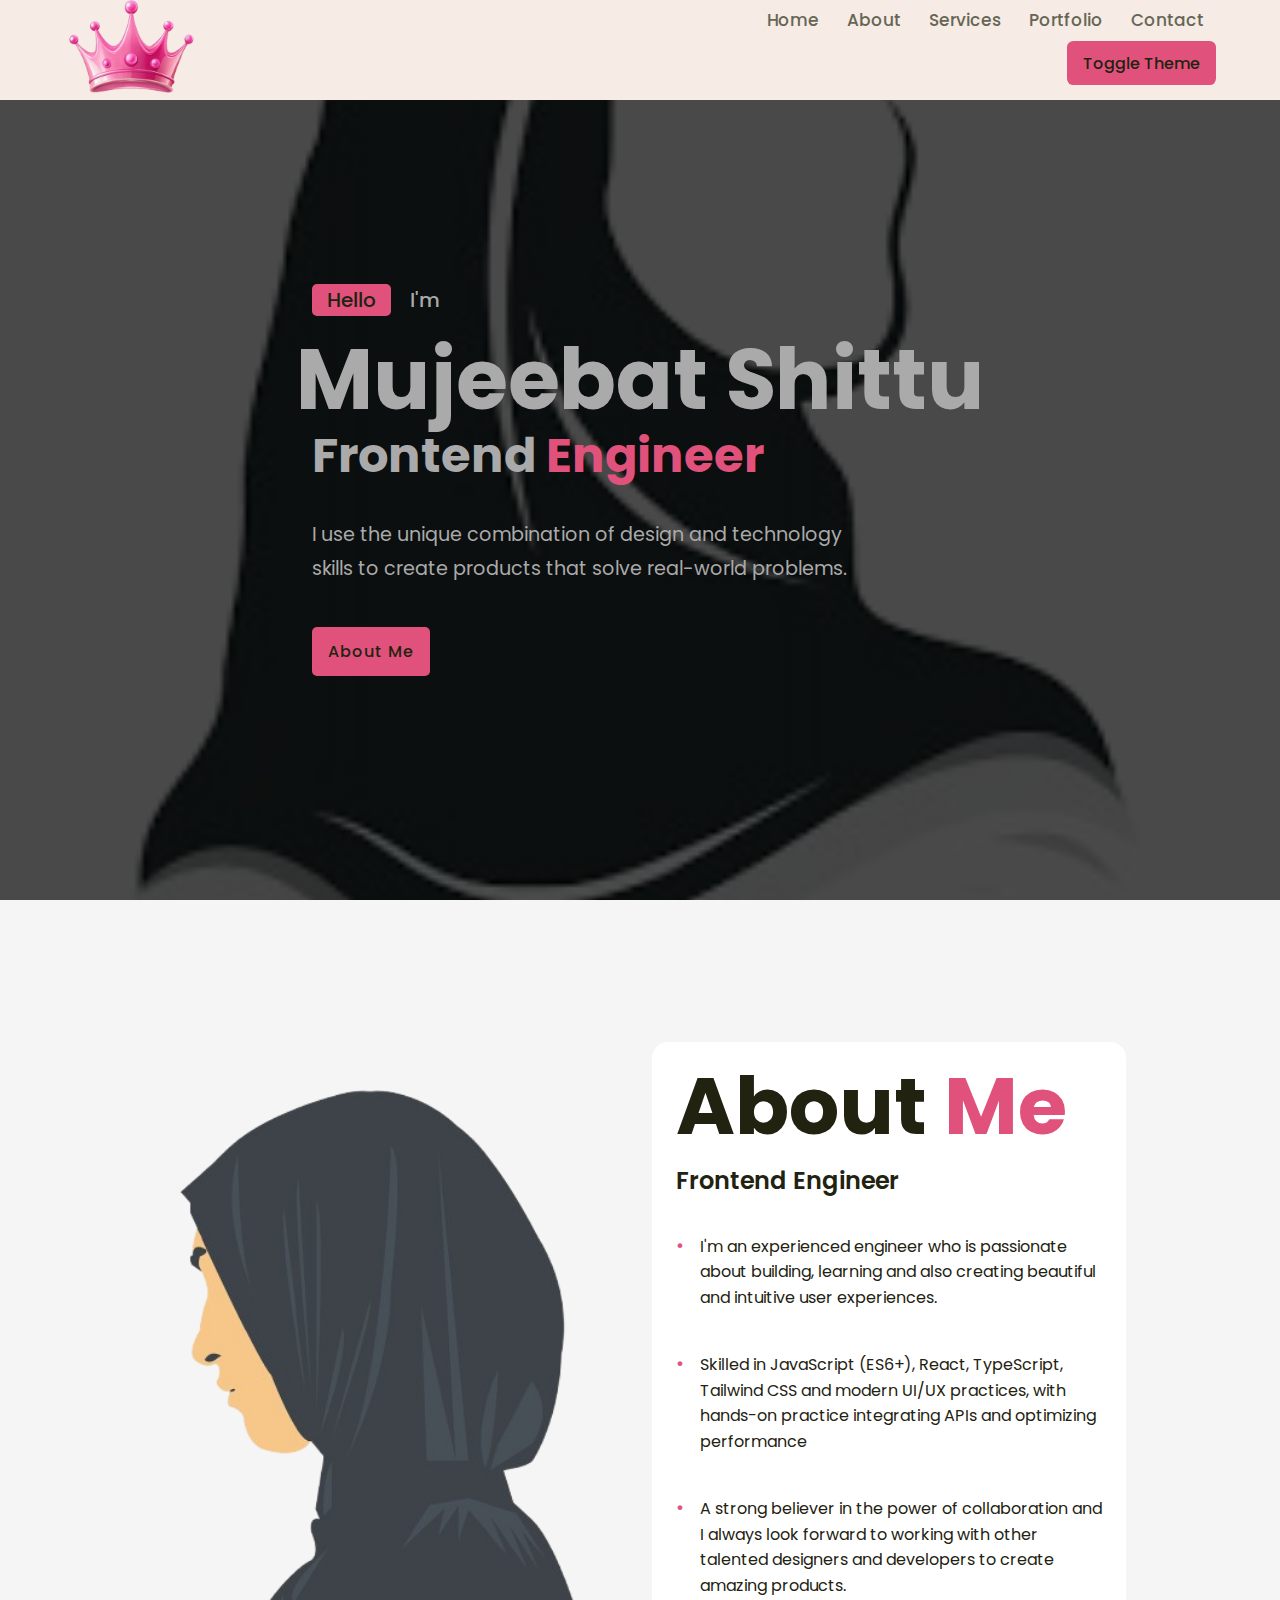
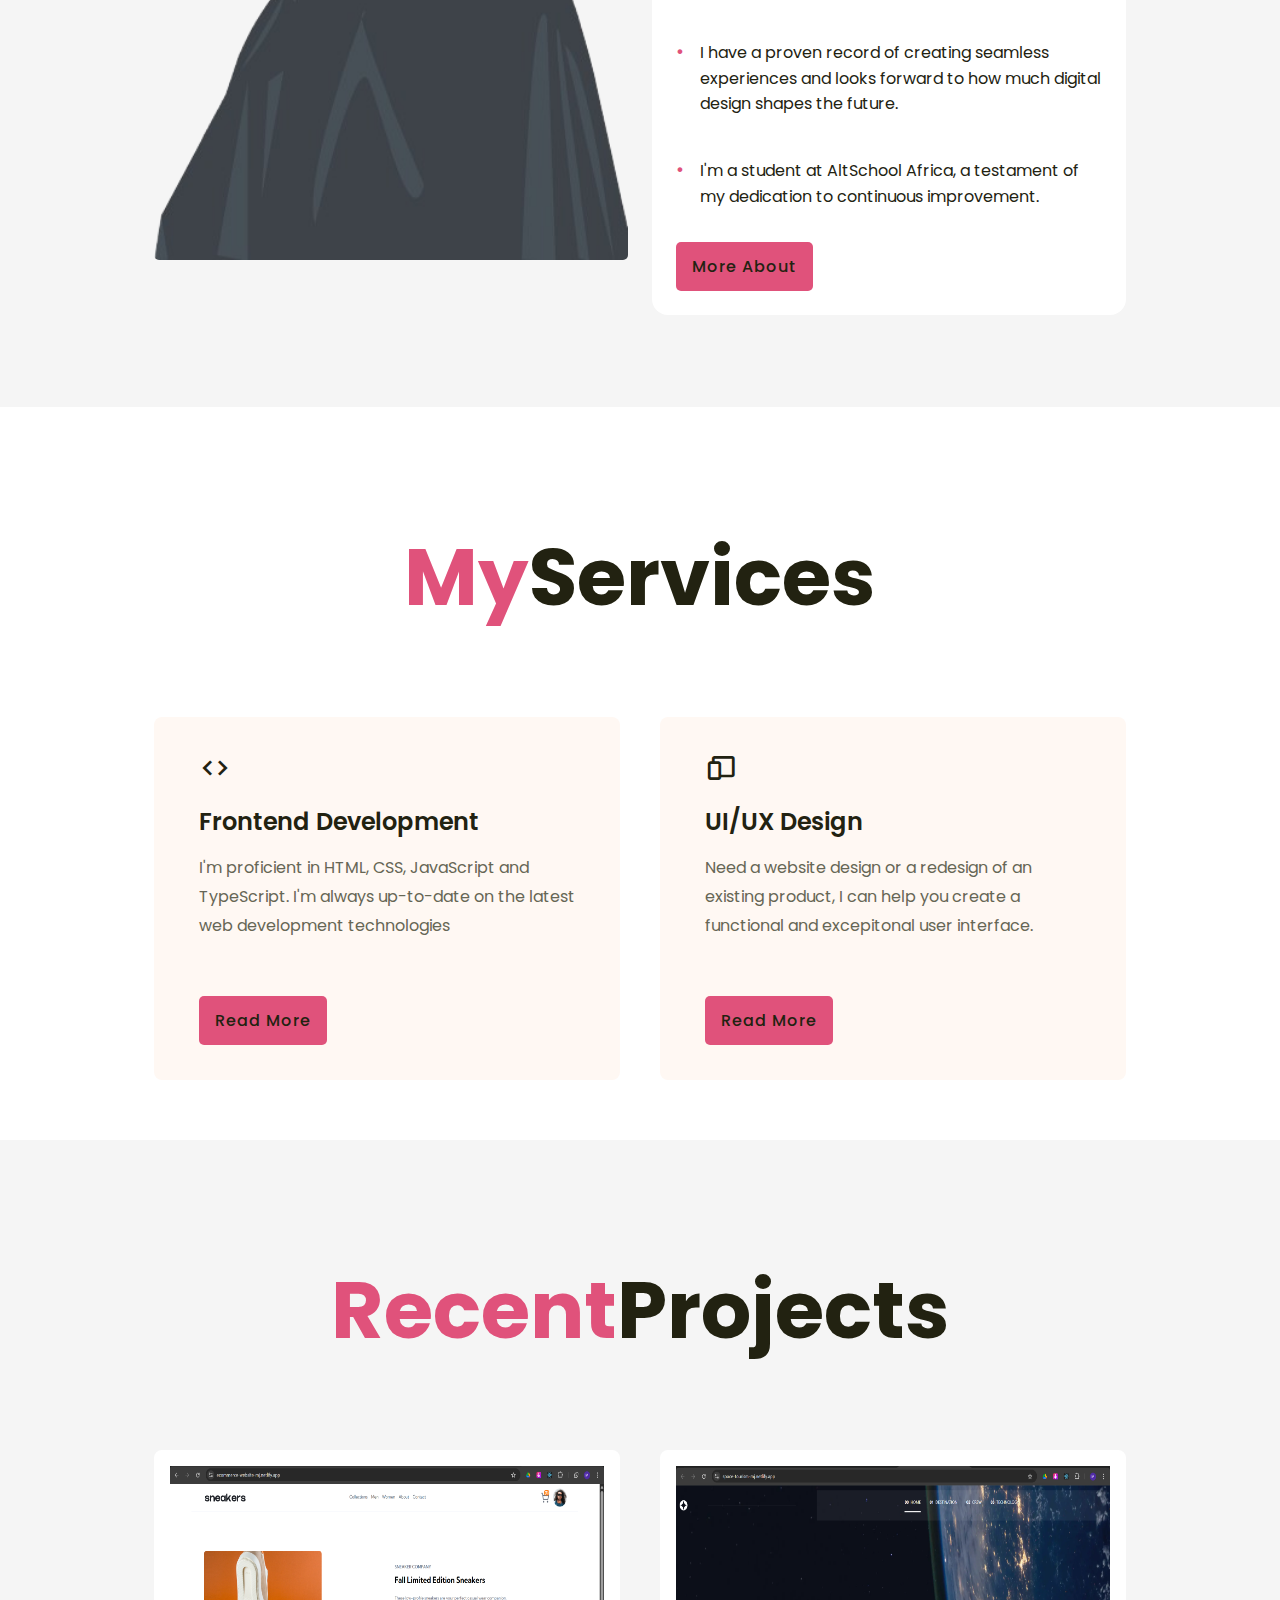
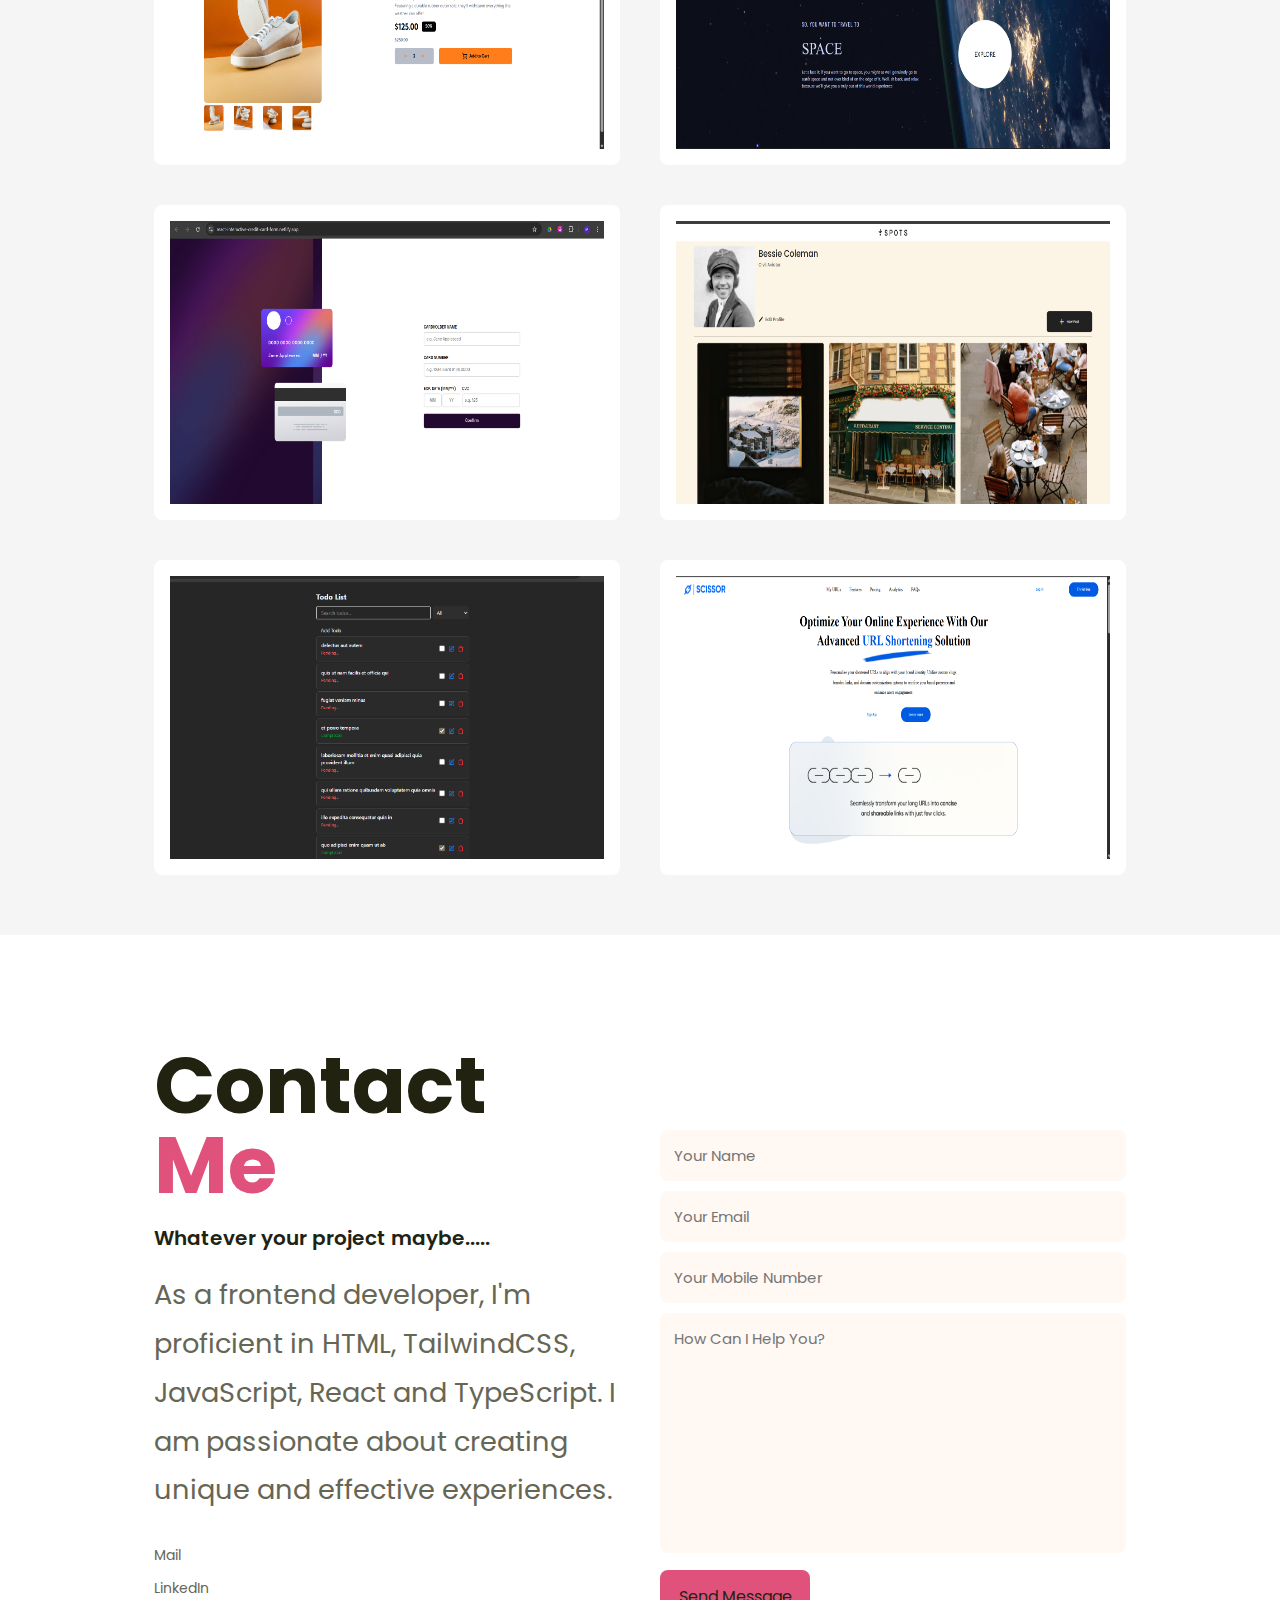
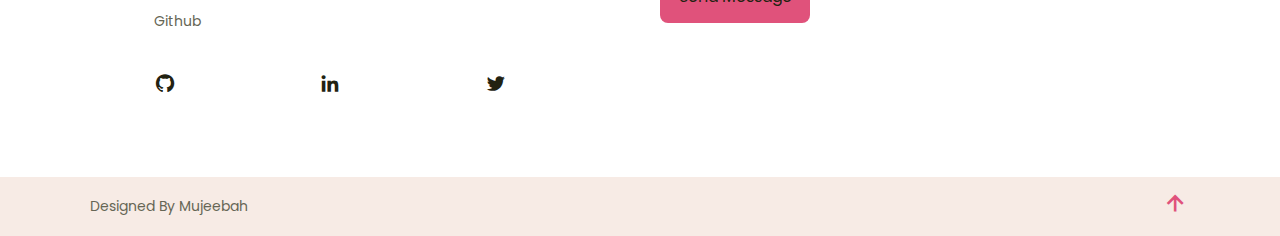
<file: index.html>
<!DOCTYPE html>
<html lang="en">

<head>
    <meta charset="UTF-8">
    <meta name="viewport" content="width=device-width, initial-scale=1.0">
    <title>My Portfolio</title>
    <link rel="stylesheet" href="https://unpkg.com/boxicons@latest/css/boxicons.min.css">
    <link rel="stylesheet" href="./style.css">

</head>

<body>
    <!--header-->
    <header class="header">
        <a href="#"><img src="./images/logo.png" alt="logo"></a>
        <div class="navMenu" id="navMenu">
            <i class='bx bx-window-close' onclick="closeMenu()"></i>
            <ul>
                <li><a href="./index.html">Home</a></li>
                <li><a href="about.html">About</a></li>
                <li><a href="services.html">Services</a></li>
                <li><a href="portfolio.html">Portfolio</a></li>
                <li><a href="contact.html">Contact</a></li>
            </ul>

            <button id="theme-toggle">Toggle Theme</button>

        </div>
        <i class='bx bx-menu' onclick="openMenu()"></i>
    </header>

    <!--home section-->
    <section class="home" id="home">
        <div class="home-content">
            <div class="show">
                <span class="first">Hello</span>
                <span class="second">I'm</span>
            </div>
            <h1>Mujeebat Shittu</h1>
            <h3>Frontend <span>Engineer</span></h3>
            <p>I use the unique combination of design and technology<br>skills to create products that solve real-world
                problems.</p>
            <div class="button">
                <a href="./about.html" class="btn">About Me</a>
            </div>
        </div>
    </section>
    <!-- about session-->
    <section class="about" id="about">
        <div class="about-image">
            <img src="./images/hijabis.png" alt="">
        </div>
        <div class="about-text">
            <h2>About <span>Me</span></h2>
            <h4>Frontend Engineer</h4>
            <p>
            <ul>
                <li>I'm an experienced engineer who is passionate about building, learning and also creating beautiful
                    and
                    intuitive user experiences.</li><br>
                <li> Skilled in JavaScript (ES6+), React, TypeScript, Tailwind CSS and modern UI/UX practices,
                    with hands-on practice integrating APIs and optimizing performance </li><br>
                <li>A strong believer in the power of collaboration and I always look forward to working with other
                    talented
                    designers and developers to create
                    amazing products.</li><br>
                <li>I have a proven record of creating seamless experiences and looks forward to how much digital design
                    shapes the future.</li><br>
                <li>I'm a student at AltSchool Africa, a testament of my dedication to continuous improvement.
                </li>
            </ul>

            </p>
            <a href="#" class="btn">More About</a>
        </div>
    </section>

    <!-- services section-->
    <section class="services" id="services">
        <div class="text-title">
            <h2><span>My</span>Services</h2>
        </div>
        <div class="services-content">
            <div class="box">
                <div class="icons">
                    <i class="bx bx-code"></i>

                </div>
                <h3>Frontend Development</h3>
                <p>I'm proficient in HTML, CSS, JavaScript and TypeScript. I'm always up-to-date on the latest web
                    development technologies</p>
                <a href="/portfolio.html" class="btn">Read More</a>
            </div>


            <div class="box">
                <div class="icons">
                    <i class="bx bx-devices"></i>

                </div>
                <h3>UI/UX Design</h3>
                <p> Need a website design or a redesign of an existing product, I can help you create a functional and
                    excepitonal user interface.</p>
                <a href="#" class="btn">Read More</a>
            </div>

        </div>

    </section>
    <!-- portfolio section-->
    <section class="portfolio" id="portfolio">
        <div class="text-title">
            <h2><span>Recent</span>Projects</h2>
        </div>
        <div class="portfolio-content">
            <div class="row">
                <img src="./images/ecommerce-page.png" alt="">
                <div class="cover">
                    <h5>Ecommerce Product Page</h5>
                    <p>A responsive ecommerce product page built with React, TypeScript and Tailwind CSS, featuring an
                        interactive cart, image gallery with slider, and thumbnail previews. Click on the icon below to
                        view the webpage</p>
                    <a href="https://ecommerce-website-mj.netlify.app/"><i class="bx bx-link-external"></i></a>
                    <a href="https://github.com/Mujeebat-shittu/Ecommerce-website"><i class="bx bxl-github"></i></a>
                </div>
            </div>

            <div class="row">
                <img src="./images/space-tourism.png" alt="">
                <div class="cover">
                    <h5>Space Tourism </h5>
                    <p>A React and TypeScript application with multi pages and nested sub-routes, features a custom 404
                        page and responsive layouts built with Tailwind CSS. Demonstrates scalable routing structure and
                        reusable component design. Click on the icon below to view the webpage.</p>
                    <a href="https://space-tourism-mj.netlify.app/"><i class="bx bx-link-external"></i></a>
                    <a href="https://github.com/Mujeebat-shittu/space-tourism"><i class="bx bxl-github"></i></a>
                </div>
            </div>

            <div class="row">
                <img src="./images/credit-card.png" alt="">
                <div class="cover">
                    <h5>Interactive Credit Card App </h5>
                    <p>A React app featuring a credit card input form with live display, basic validation, and a
                        thank-you page after submission. Click on the icon below to view the webpage </p>
                    <a href="https://react-interactive-credit-card-form.netlify.app/"><i
                            class="bx bx-link-external"></i></a>
                    <a href="https://github.com/Mujeebat-shittu/interactive-card"><i class="bx bxl-github"></i></a>
                </div>
            </div>

            <div class="row">
                <img src="./images/insta-spots.png" alt="">
                <div class="cover">
                    <h5>Insta Spots</h5>
                    <p>A postcard-style sightseeing app where anyone with the link can add new spots to a shared
                        gallery,
                        browse beautiful locations and click on existing cards to reveal a pop-up with more details.
                        Customize your profile for a personal touch. Click on the icon below to view the webpage</p>
                    <a href="https://insta-spots-react.netlify.app/"><i class="bx bx-link-external"></i></a>
                    <a href="https://github.com/Mujeebat-shittu/insta-spots-react"><i class="bx bxl-github"></i></a>
                </div>
            </div>


            <div class="row">
                <img src="./images/api-todo.png" alt="">
                <div class="cover">
                    <h5>React API ToDo </h5>
                    <p>Building a ToDo app using API Integration, axios, pagination, Tanstack Query, React Router and
                        other react concepts. Click on the icon below to view the webpage</p>
                    <a href="https://react-api-todo.netlify.app/"><i class="bx bx-link-external"></i></a>
                    <a href="https://github.com/Mujeebat-shittu/react-api-todo"><i class=" bx bxl-github"></i></a>
                </div>
            </div>

            <div class="row">
                <img src="./images/project2.png" alt="">
                <div class="cover">
                    <h5>React Razzle Dazzle</h5>
                    <p>A collection of beginner-friendly React components and mini projects built to practice core
                        concepts like state, events, conditional rendering, and effects. Click on the icon below to view
                        the webpage</p>
                    <a href="https://react-razzle-dazzle.netlify.app/"><i class="bx bx-link-external"></i></a>
                    <a href="https://github.com/Mujeebat-shittu/react-razzle-dazzle"><i class="bx bxl-github"></i></a>
                </div>
            </div>

    </section>

    <!-- contact section-->
    <section class="contact" id="contact">
        <div class="contact-text">
            <h2>Contact <span>Me</span></h2>
            <h4>Whatever your project maybe.....</h4>
            <p>As a frontend developer, I'm proficient in HTML, TailwindCSS, JavaScript, React and TypeScript. I am
                passionate about creating unique and effective
                experiences. </p>
            <div class="list">
                <li><a href="mailto:mujeebatshittu@gmail.com">Mail</a></li>
                <li><a href="https://www.linkedin.com/in/mujeebat-shittu-32683924a/">LinkedIn</a></li>
                <li><a href="https://github.com/Mujeebat-shittu">Github</a></li>
            </div>
            <div class="icons">
                <a href="https://github.com/Mujeebat-shittu"><i class="bx bxl-github"></i></a>
                <a href="https://www.linkedin.com/in/mujeebat-shittu-32683924a/"><i class="bx bxl-linkedin"></i></a>
                <a href="https://x.com/mujeebat_honey"><i class="bx bxl-twitter"></i></a>
            </div>
        </div>
        <div class="contact-form">
            <form name="contact" method="post" data-netlify="true">
                <input type="name" id="" placeholder="Your Name" required><br>
                <input type="email" id="" placeholder="Your Email" required><br>
                <input type="number" id="" placeholder="Your Mobile Number" required><br>
                <textarea name="purpose" id="" cols="35" rows="10" required
                    placeholder="How Can I Help You?"></textarea><br>
                <input type="submit" class="submit" value="Send Message" required>
            </form>
        </div>
    </section>

    <!--footer session-->
    <footer class="footer">
        <div class="attribution">
            <p>Designed By Mujeebah </p>
        </div>
        <div class="move-up">
            <a href="#home"><i class="bx bx-up-arrow-alt"></i></a>
        </div>
    </footer>

    <script src="./script.js"></script>

</body>

</html>
</file>
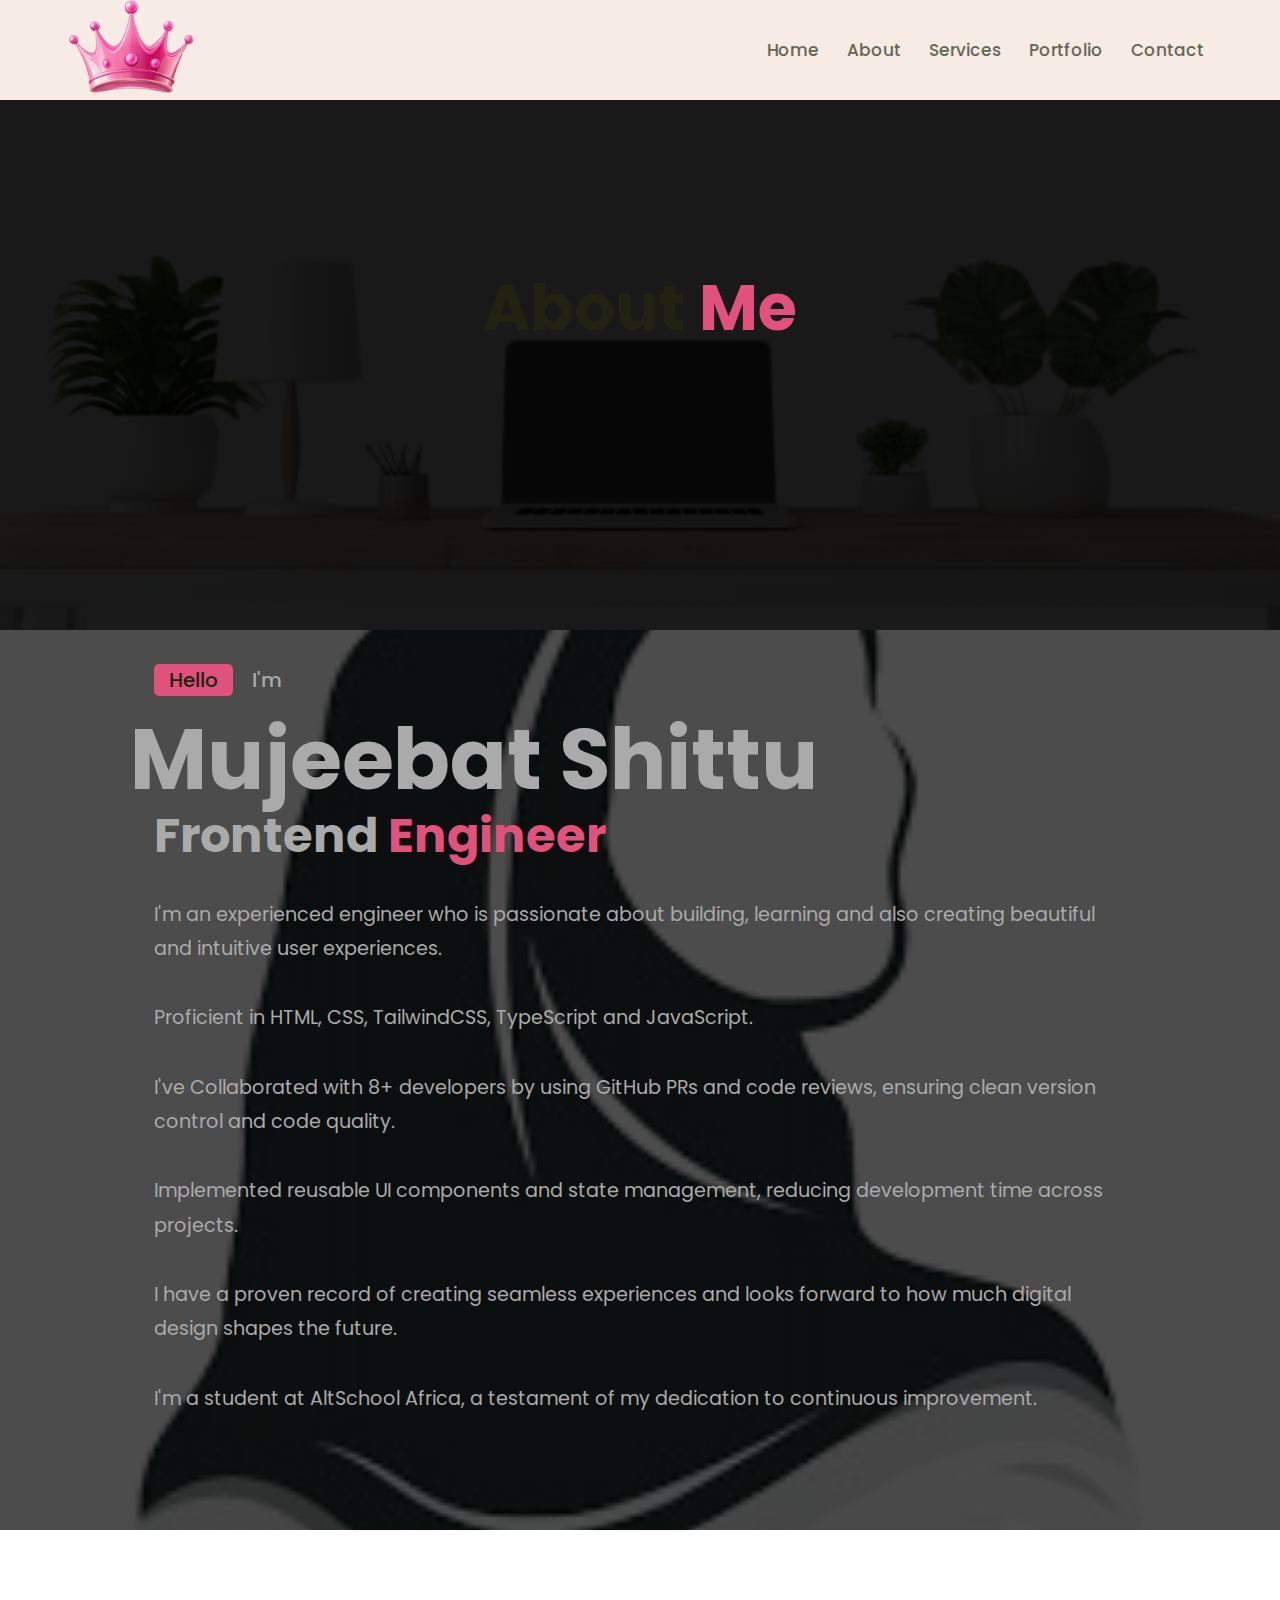
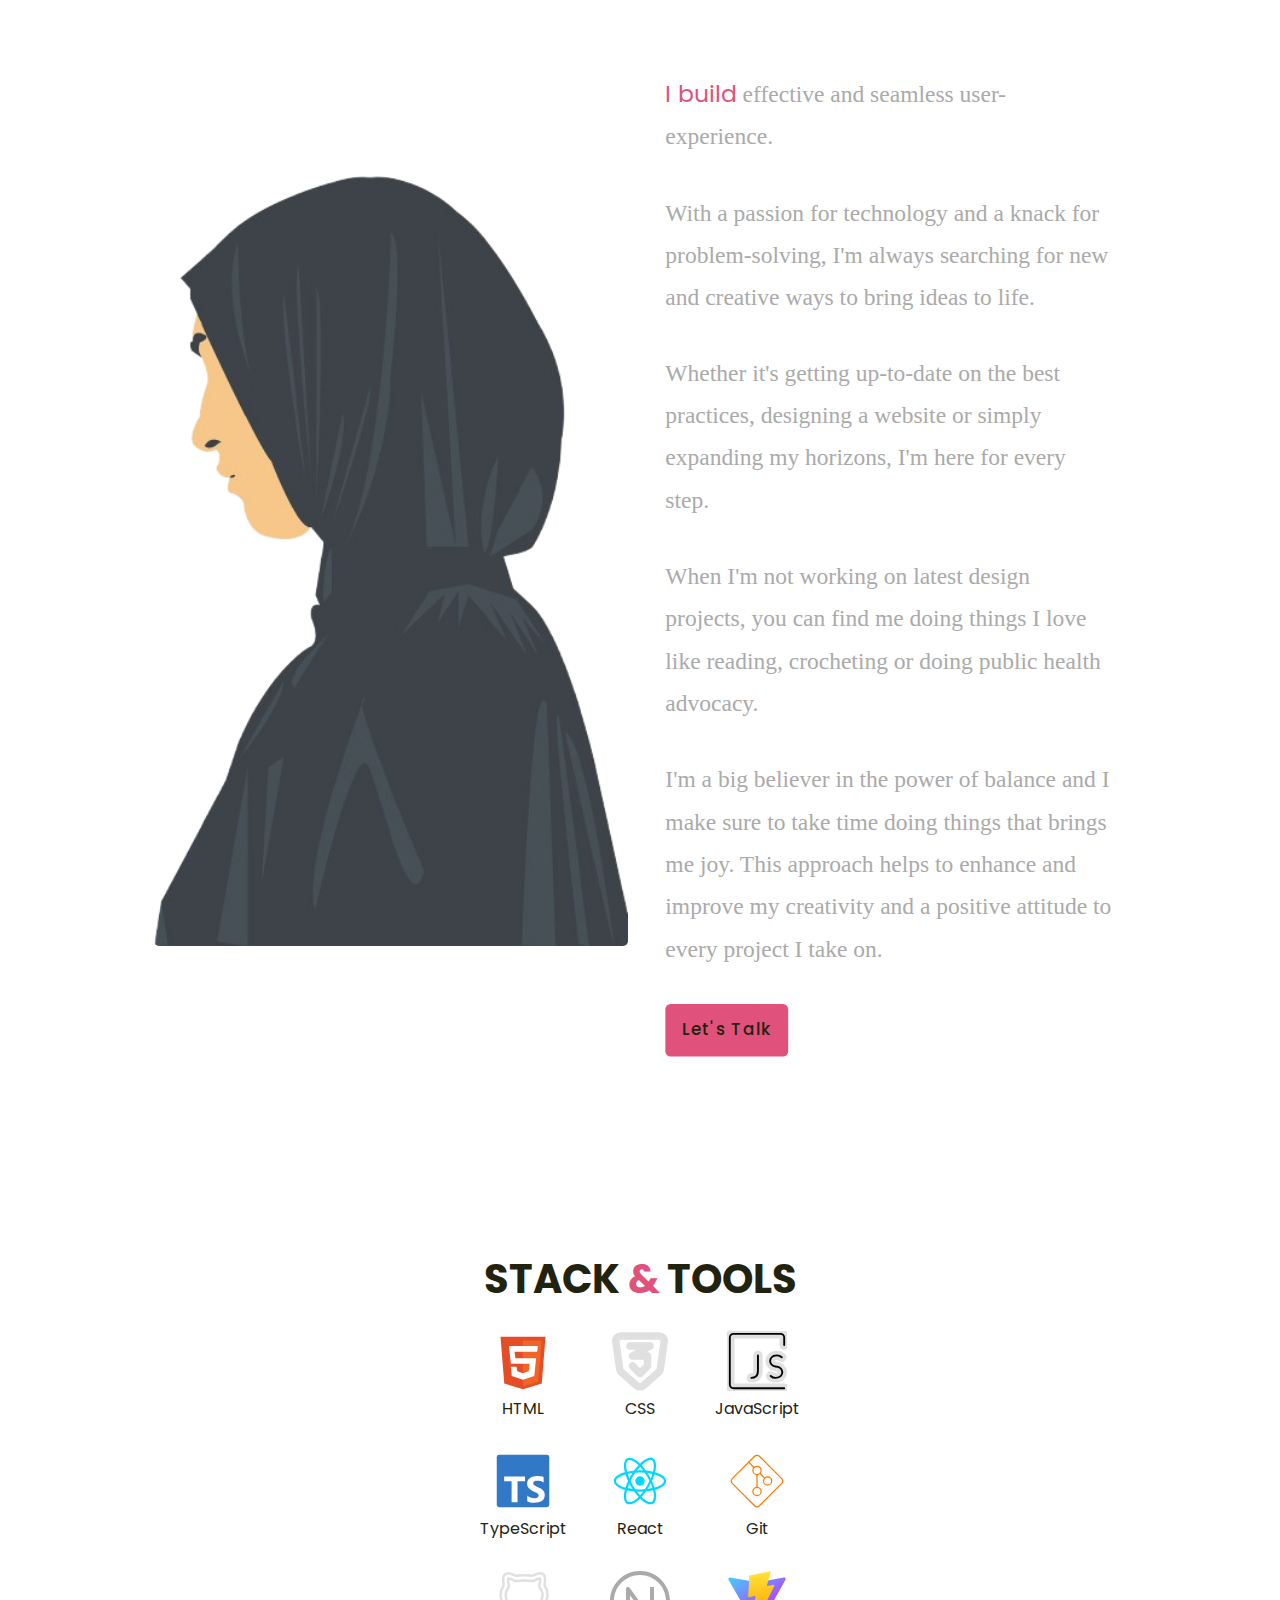
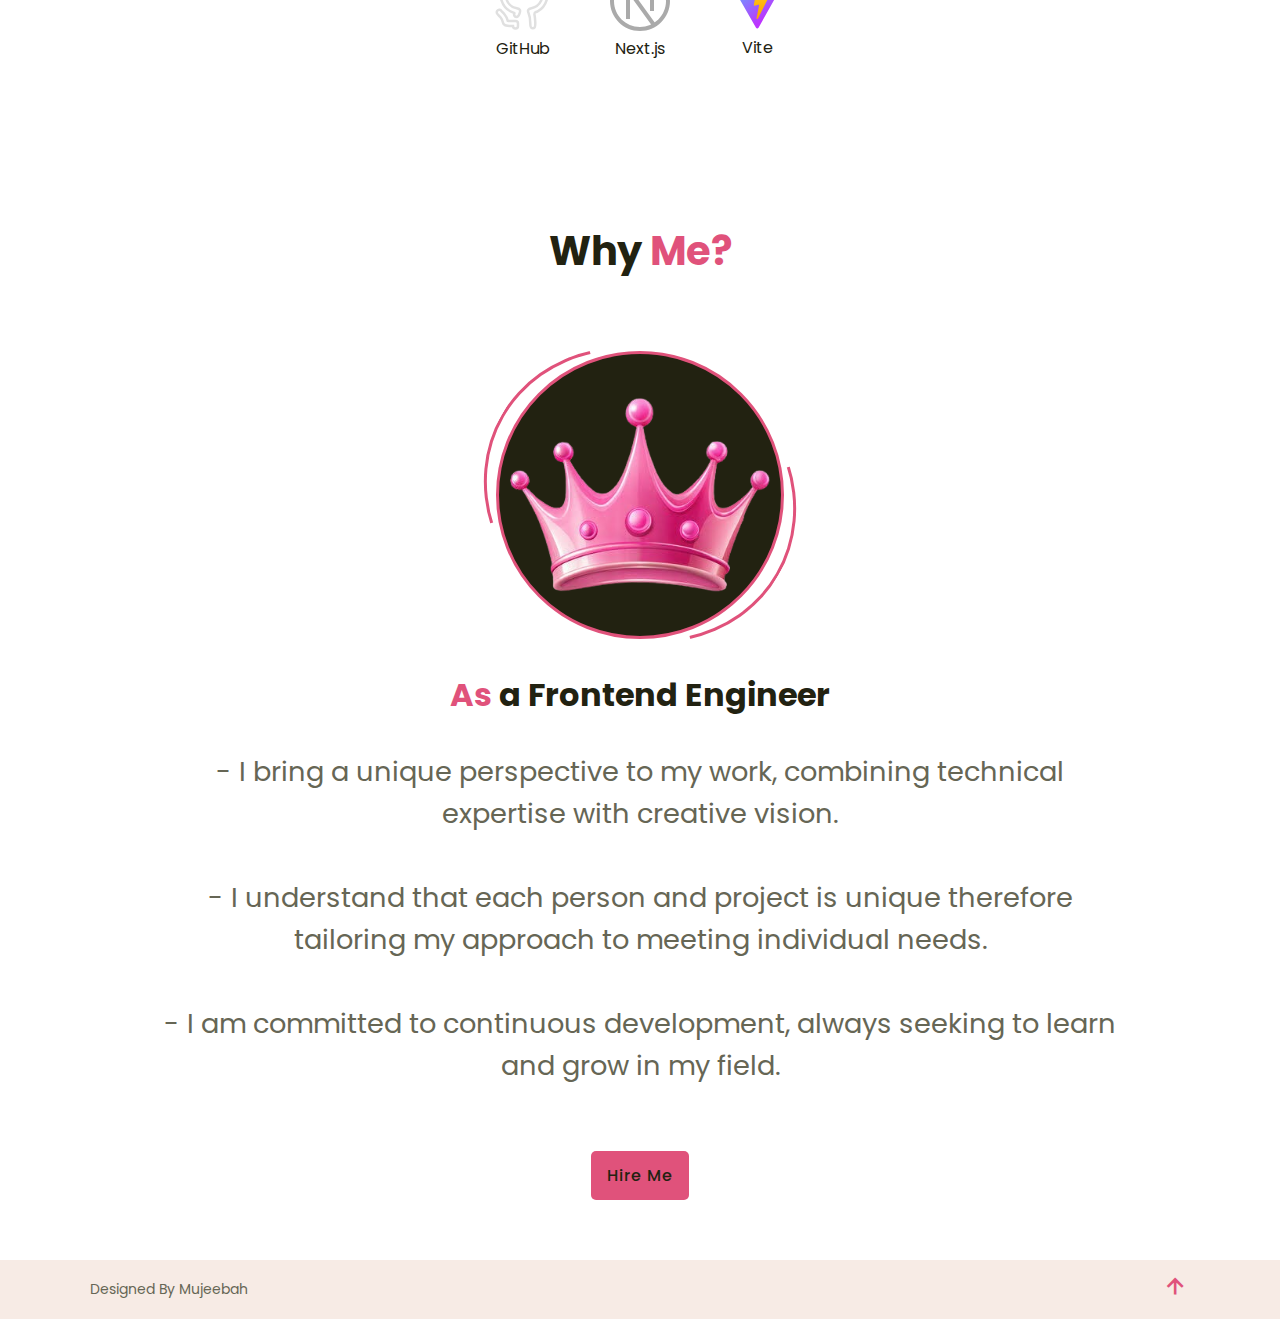
<file: about.html>
<!DOCTYPE html>
<html lang="en">
  <head>
    <meta charset="UTF-8" />
    <meta name="viewport" content="width=device-width, initial-scale=1.0" />
    <title>My Portfolio</title>
    <link
      rel="stylesheet"
      href="https://unpkg.com/boxicons@latest/css/boxicons.min.css"
    />
    <link rel="stylesheet" href="./style.css" />
  </head>
  <body>
    <!--header-->
    <header class="header">
      <a href="#"><img src="./images/logo.png" alt="logo" /></a>
      <div class="navMenu" id="navMenu">
        <i class="bx bx-window-close" onclick="closeMenu()"></i>
        <ul>
          <li><a href="./index.html">Home</a></li>
          <li><a href="./about.html">About</a></li>
          <li><a href="./services.html">Services</a></li>
          <li><a href="./portfolio.html">Portfolio</a></li>
          <li><a href="./contact.html">Contact</a></li>
        </ul>
      </div>
      <i class="bx bx-menu" onclick="openMenu()"></i>
    </header>

    <!--sub-header-->
    <section class="sub-header" id="sub-header">
      <h1>About <span>Me</span></h1>
    </section>

    <section class="home home-about" id="home">
      <div class="home-content extra-deets">
        <div class="show">
          <span class="first">Hello</span>
          <span class="second">I'm</span>
        </div>
          <h1>Mujeebat Shittu</h1>
          <h3>Frontend <span>Engineer</span></h3>
            <p>I'm an experienced engineer who is passionate about building, learning and also creating beautiful and intuitive user experiences. <br><br>
                Proficient in HTML, CSS, TailwindCSS, TypeScript and JavaScript. <br><br>
                I've Collaborated with 8+ developers by using GitHub PRs and code reviews, ensuring clean version control and code quality. <br><br>
                Implemented reusable UI components and state management, reducing development time across projects. <br><br>
                I have a proven record of creating seamless experiences and looks forward to how much digital design shapes the future. <br><br>
                I'm a student at AltSchool Africa, a testament of my dedication to continuous improvement.

            </p>
      </div>
    </section>

    <!-- about session-->
    <section class="about" id="about">
      <div class="about-image">
        <img src="./images/hijabis.png" alt="" />
      </div>
      <div class="about-text grid-text">
        <p><span> I build</span>  effective and seamless user-experience.</p>

        <div>
          <p>
            With a passion for technology and a knack for problem-solving, I'm
            always searching for new and creative ways to bring ideas to life.
          </p>
        </div>

        <div>
          <p>
            Whether it's getting up-to-date on the best practices, designing a
            website or simply expanding my horizons, I'm here for every step.
          </p>
        </div>
        <div>
          <p>
            When I'm not working on latest design projects, you can find me
            doing things I love like reading, crocheting or doing public health
            advocacy.
          </p>
        </div>
        <div class="">
          <p>
            I'm a big believer in the power of balance and I make sure to take
            time doing things that brings me joy. This approach helps to enhance
            and improve my creativity and a positive attitude to every project I
            take on.
          </p>
        </div>
        <a href="mailto:mujeebatshittu@gmail.com" class="btn">Let's Talk</a>
      </div>
    </section>

    
    <section class="others stack" id="others">
      <div class="sub-text-title">
        <h2>STACK <span>&</span> TOOLS</h2>
      </div>
      <!-- <div class="others-img">
        <img src="./images/logo.png" alt="" />
        <span class="circle-spin"></span>
      </div> -->
      <div class="icons">
          <figure>
            <img src="../images/html.svg" alt="">
            <figcaption>HTML</figcaption>
          </figure>
          
          <figure>
            <img src="../images/css.svg" alt="">
            <figcaption>CSS</figcaption>
          </figure>
          
          <figure>
            <img src="../images/javascript.svg" alt="">
            <figcaption>JavaScript</figcaption>
          </figure>

           <figure>
             <img src="../images/typescript.svg" alt="">
            <figcaption>TypeScript</figcaption>
          </figure>
          
           <figure>
            <img src="../images/reactjs.svg" alt="">
            <figcaption>React</figcaption>
          </figure>

          <figure>
            <img src="../images/git.svg" alt="">
            <figcaption>Git</figcaption>
          </figure>
          
           <figure>
             <img src="../images/github2.svg" alt="">
             <figcaption>GitHub</figcaption>
            </figure>

            <figure>
              <img src="../images/nextjs.svg" alt="">
              <figcaption>Next.js</figcaption>
          </figure>
          
          <figure>
            <img src="../images/vite.svg" alt="">
            <figcaption>Vite</figcaption>
          </figure>
        </div>
        
    </section>
    
    <section class="others" id="others">
      <div class="sub-text-title">
        <h2>Why <span>Me?</span></h2>
      </div>
      <div class="others-img">
        <img src="./images/logo.png" alt="" />
        <span class="circle-spin"></span>
      </div>
      <div class="others-text">
        <h3><span>As </span> a Frontend Engineer</h3>
        <p>
          - I bring a unique perspective to my work, combining technical
          expertise with creative vision. <br /><br />
          - I understand that each person and project is unique therefore
          tailoring my approach to meeting individual needs. <br /><br />
          - I am committed to continuous development, always seeking to learn
          and grow in my field. <br />
        </p>
      </div>
      <div>
        <a href="mailto:mujeebatshittu@gmail.com" class="btn">Hire Me</a>
      </div>
    </section>
    <!--footer session-->
    <footer class="footer">
      <div class="attribution">
        <p>Designed By Mujeebah</p>
      </div>
      <div class="move-up">
        <a href="#sub-header"><i class="bx bx-up-arrow-alt btt"></i></a>
      </div>
    </footer>

    <!--JS for togglemenu-->
    <script>
      var navMenu = document.getElementById("navMenu");
      function openMenu() {
        navMenu.style.right = "0";
      }

      function closeMenu() {
        navMenu.style.right = "-200px";
      }
    </script>
  </body>
</html>
</file>
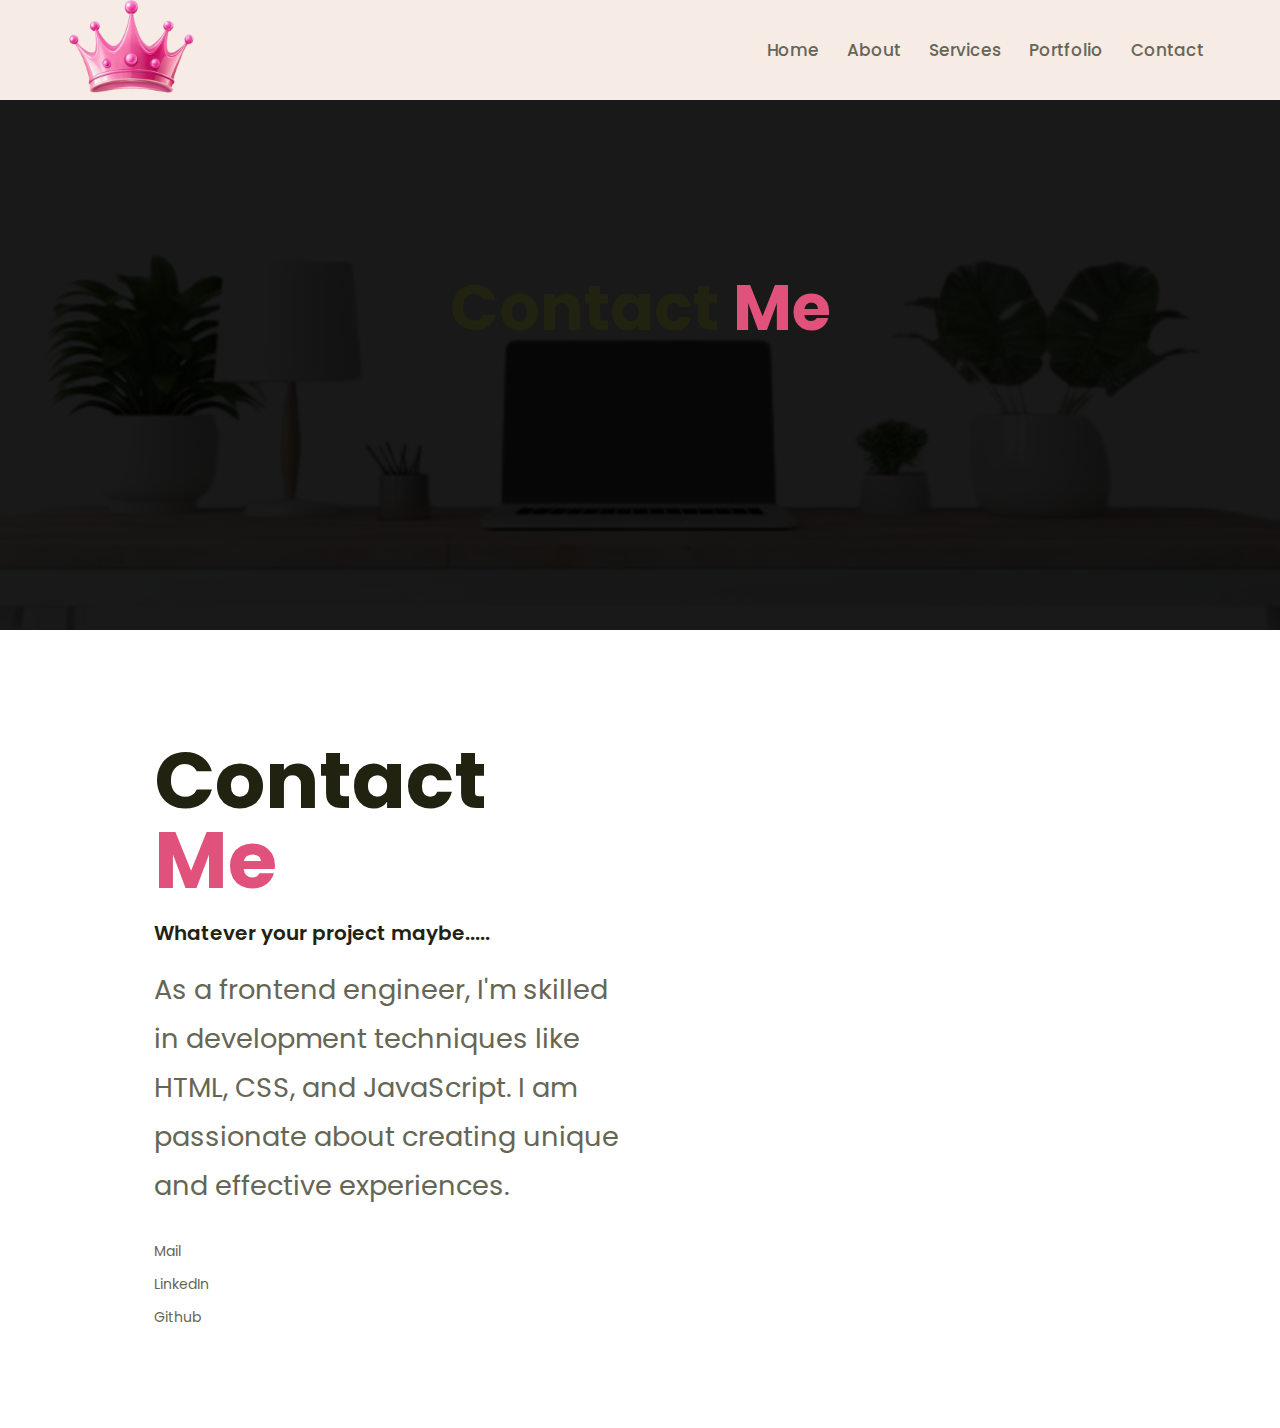
<file: contact.html>
<!DOCTYPE html>
<html lang="en">
<head>
    <meta charset="UTF-8">
    <meta name="viewport" content="width=device-width, initial-scale=1.0">
    <title>My Portfolio</title> 
    <link rel="stylesheet" href="https://unpkg.com/boxicons@latest/css/boxicons.min.css">
    <link rel="stylesheet" href="./style.css">

</head>
<body>
    <!--header-->
    <header class="header">
        <a href="#"><img src="./images/logo.png" alt="logo"></a>
        <div class="navMenu" id="navMenu">
            <i class='bx bx-window-close' onclick="closeMenu()"></i>
            <ul>
                <li><a href="./index.html">Home</a></li>
                <li><a href="./about.html">About</a></li>
                <li><a href="./services.html">Services</a></li>
                <li><a href="./portfolio.html">Portfolio</a></li>
                <li><a href="./contact.html">Contact</a></li>
            </ul>
            
        </div>
        <i class='bx bx-menu' onclick="openMenu()"></i>
    </header>

<!--sub-header--> 
<section class="sub-header" id="sub-header">
    <h1>Contact <span> Me</span></h1>

</section>

     

       <!-- contact section-->
        <section class="contact" id="contact">
            <div class="contact-text">
                <h2>Contact <span>Me</span></h2>
                <h4>Whatever your project maybe.....</h4>
                <p>As a frontend engineer, I'm skilled in development techniques like HTML, CSS, and JavaScript. I am passionate about creating unique and effective
                    experiences. </p>
                <div class="list">
                     <li><a href="mailto:mujeebatshittu@gmail.com">Mail</a></li>
                    <li><a href="https://www.linkedin.com/in/mujeebat-shittu-32683924a/">LinkedIn</a></li>
                    <li><a href="https://github.com/Mujeebat-shittu">Github</a></li>
                </div>
            </div>
     <!-- <div class="contact-form">
        <form action="">
            <input type="name" id="" placeholder="Your Name" required><br>
            <input type="email" id="" placeholder="Your Email" required><br>
            <input type="number" id="" placeholder="Your Mobile Number" required><br>
            <textarea name="" id="" cols="35" rows="10" required placeholder="How Can I Help You?"></textarea><br>
            <input type="submit" class="submit" value="Send Message" required>
        </form>
     </div> -->
        </section>
</file>
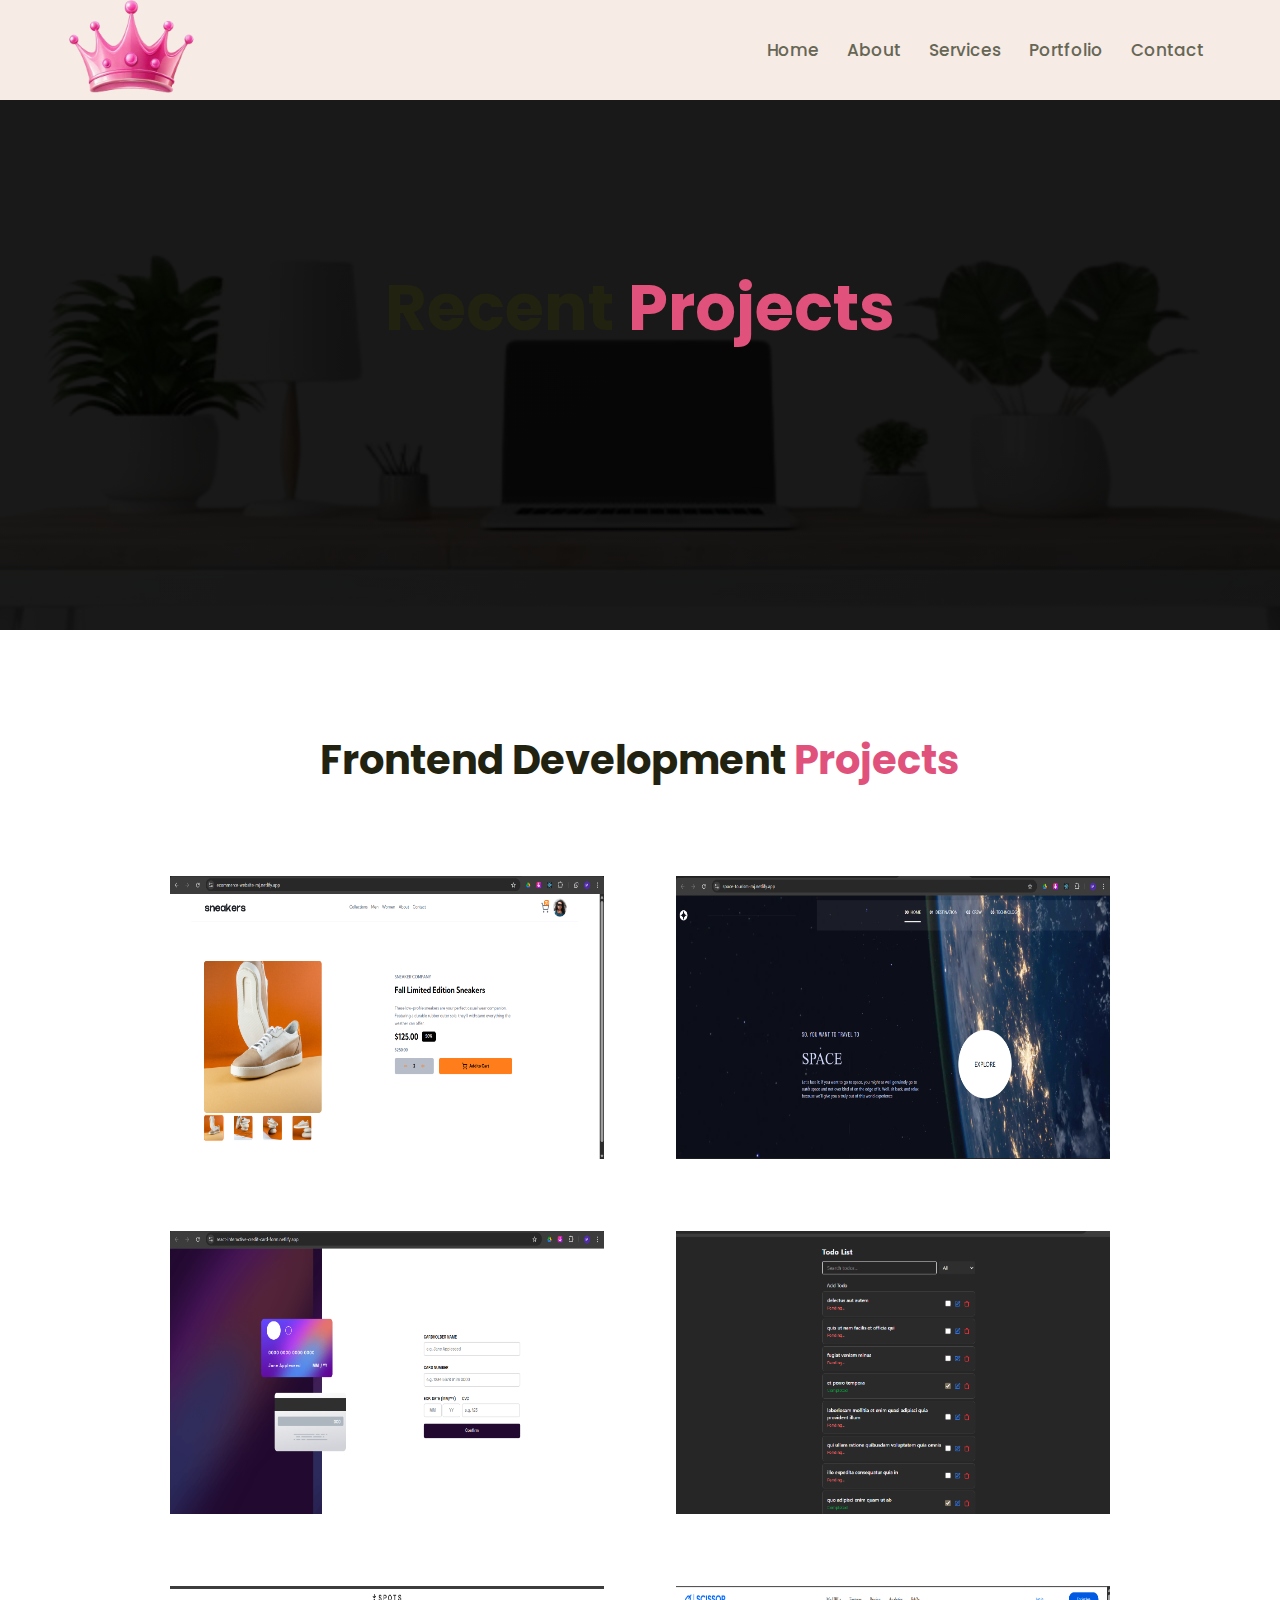
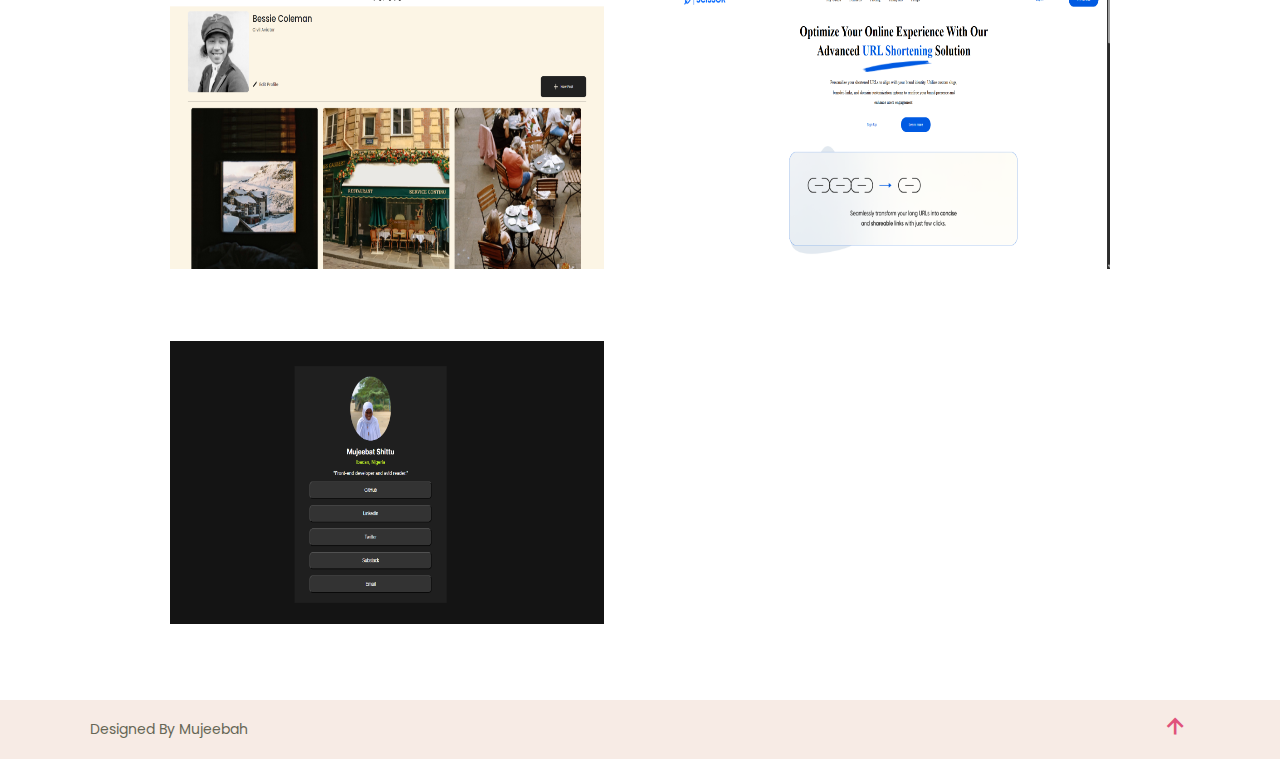
<file: portfolio.html>
<!DOCTYPE html>
<html lang="en">
<head>
    <meta charset="UTF-8">
    <meta name="viewport" content="width=device-width, initial-scale=1.0">
    <title>My Portfolio</title> 
    <link rel="shortcut icon" href="https://fav.farm/🎀">
    <link rel="stylesheet" href="https://unpkg.com/boxicons@latest/css/boxicons.min.css">
    <link rel="stylesheet" href="./style.css">

</head>
<body>
    <!--header-->
    <header class="header">
        <a href="#"><img src="./images/logo.png" alt="logo"></a>
        <div class="navMenu" id="navMenu">
            <i class='bx bx-window-close' onclick="closeMenu()"></i>
            <ul>
                <li><a href="./index.html">Home</a></li>
                <li><a href="./about.html">About</a></li>
                <li><a href="./services.html">Services</a></li>
                <li><a href="./portfolio.html">Portfolio</a></li>
                <li><a href="./contact.html">Contact</a></li>
            </ul>
            
        </div>
        <i class='bx bx-menu' onclick="openMenu()"></i>
    </header>

<!--sub-header--> 
<section class="sub-header" id="sub-header">
    <h1>Recent <span> Projects</span></h1>

</section>

<!-- portfolio section-->
<section class="portfolio" id="portfolio">
    <div class="sub-text-title">
        <h2>Frontend Development<span> Projects</span></h2>
    </div>
    <div class="portfolio-content">
        <div class="row">
            <img src="./images/ecommerce-page.png" alt="">
            <div class="cover">
                <h5>Ecommerce Product Page</h5>
                    <p>A responsive ecommerce product page built with React, TypeScript and Tailwind CSS, featuring an interactive cart, image gallery with slider, and thumbnail previews. Click on the icon below to view the webpage</p>
                <a href="https://ecommerce-website-mj.netlify.app/"><i class="bx bx-link-external"></i></a>
            </div>
        </div>

        <div class="row">
            <img src="./images/space-tourism.png" alt="">
            <div class="cover">
                <h5>Space Tourism </h5>
                <p>A React and TypeScript application with multi pages and nested sub-routes, features a custom 404 page and responsive layouts built with Tailwind CSS. Demonstrates scalable routing structure and reusable component design. Click on the icon below to view the webpage.</p>
                <a href="https://space-tourism-mj.netlify.app/"><i class="bx bx-link-external"></i></a>
            </div>
        </div>

        <div class="row">
            <img src="./images/credit-card.png" alt="">
            <div class="cover">
                <h5>Interactive Credit Card App </h5>
                <p>A React app featuring a credit card input form with live display, basic validation, and a thank-you page after submission. Click on the icon below to view the webpage </p>
                <a href="https://react-interactive-credit-card-form.netlify.app/"><i class="bx bx-link-external"></i></a>
            </div>
        </div>


        <div class="row">
            <img src="./images/api-todo.png" alt="">
            <div class="cover">
                <h5>React API ToDo </h5>
                <p>Building a ToDo app using API Integration, axios, pagination, Tanstack Query, React Router and other react concepts. Click on the icon below to view the webpage</p>
                <a href="https://react-api-todo.netlify.app/"><i class="bx bx-link-external"></i></a>
            </div>
        </div>

        <div class="row">
            <img src="./images/insta-spots.png" alt="">
            <div class="cover">
                <h5>Insta Spots</h5>
                    <p>A postcard-style sightseeing app where anyone with the link can add new spots to a shared gallery,
                    browse beautiful locations and click on existing cards to reveal a pop-up with more details. 
                    Customize your profile for a personal touch. Click on the icon below to view the webpage</p>
                <a href="https://insta-spots-react.netlify.app/"><i class="bx bx-link-external"></i></a>
            </div>
        </div>


        <div class="row">
            <img src="./images/project2.png" alt="">
            <div class="cover">
                <h5>React Razzle Dazzle</h5>
                <p>A collection of beginner-friendly React components and mini projects built to practice core concepts like state, events, conditional rendering, and effects. Click on the icon below to view the webpage</p>
                <a href="https://react-razzle-dazzle.netlify.app/"><i class="bx bx-link-external"></i></a>
            </div>
        </div>

        
        <div class="row">
            <img src="./images/socials.png" alt="">
            <div class="cover">
                <h5>Socials</h5>
                <p>A simple webpage with links to my github, linkedln and important socials. Click on the icon below to view the webpage</p>
                <a href="https://connect-with-mujeebah.netlify.app/"><i class="bx bx-link-external"></i></a>
            </div>
        </div>

    </div>
   </section>

   
       

        <!--footer session-->
        <footer class="footer">
            <div class="attribution">
                <p>Designed By Mujeebah </p>
            </div>
            <div class="move-up">
                <a href="#sub-header"><i class="bx bx-up-arrow-alt"></i></a>
            </div>
                </footer>

                <!--JS for togglemenu-->
                <script>
                    var navMenu = document.getElementById("navMenu");
                    function openMenu() {
                        navMenu.style.right = "0";
                    }

                    function closeMenu() {
                        navMenu.style.right = "-200px";
                    }
                </script>
</body>
</html>
</file>
<file: style.css>
@import url("https://fonts.googleapis.com/css2?family=Comforter+Brush&family=Poppins:ital,wght@0,100;0,200;0,300;0,400;0,500;0,600;0,700;0,800;0,900;1,100;1,200;1,300;1,400;1,500;1,600;1,700;1,800;1,900&family=Source+Sans+3:ital,wght@0,200..900;1,200..900&display=swap");

* {
  margin: 0;
  padding: 0;
  font-family: "Poppins", sans-serif;
  box-sizing: border-box;
  scroll-behavior: smooth;
  text-decoration: none;
  list-style: none;
}

:root {
   --bg-color-one: light-dark(#fff8f3, #292929);
  --bg-color-two: light-dark(#fff, #202020);
  --bg-color-sides: light-dark(#f7ebe5, #111);
  --text-color-one: light-dark(#221, #fff);
  --text-color-two: light-dark(#665, #aaa);
  --about-text-color: light-dark(#aaa, #fff8f3);
  --main-color: light-dark(#e0527b, #ff3278);
  --row-text-color: light-dark(#f7ebe5, #aaa);
  --big-font: 5rem;
  --h2-font: 5rem;
  --p-font: 1.7rem;
}

#theme-toggle {
  background-color: var(--main-color);
  color: var(--text-color-one);
  border: none;
  padding: 0.6rem 1rem;
  border-radius: 0.4rem;
  cursor: pointer;
  font-size: 1rem;
  font-weight: 500;
  margin-bottom: 1rem;
  transition: opacity 0.3s ease;
}

#theme-toggle:hover {
  opacity: 0.8;
}

.light {
  color-scheme: light;
  background-color: #f5f5f5;
}

.dark {
  color-scheme: dark;
  background-color: #292929;
}

html,
body {
  overflow-x: hidden;
}

body {
  background-color: li var(--bg-color-one);
  color: var(--text-color-one);
}

.header {
  width: 100%;
  height: 100px;
  position: fixed;
  top: 0;
  right: 0;
  z-index: 1000;
  display: flex;
  align-items: center;
  background-color: var(--bg-color-sides);
  justify-content: space-between;
  padding: 2% 6%;
  transition: all 0.45s ease;
}

header img {
  width: 135px;
}
.header .bx {
  display: none;
}

.navMenu {
  flex: 1;
  text-align: right;
}
.navMenu ul li {
  display: inline-block;
  padding: 8px 12px;
  margin: o 25;
  position: relative;
}
.navMenu a {
  color: var(--text-color-two);
  font-size: 17px;
  transition: all 0.45s ease;
  font-weight: 500;
}
.navMenu a:hover,
.navMenu a:active {
  color: var(--main-color);
}

section {
  padding: 160px 15% 120px;
}

span {
  color: var(--main-color);
}

.home {
  position: relative;
  height: 100vh;
  width: 100%;
  background-image: linear-gradient(rgba(0, 0, 0, 0.7), rgba(0, 0, 0, 0.7)),
    url(./images/techgirls.png);
  background-size: cover;
  background-position: center;
  display: flex;
  align-items: center;
  justify-content: center;
}

.home-about {
  padding-bottom: 10rem;
}

.show {
  margin: 10px 0 20px;
}

.first {
  display: inline-block;
  margin-right: 15px;
  padding: 0 15px;
  line-height: 32px;
  font-size: 20px;
  font-weight: 500;
  background-color: var(--main-color);
  border-radius: 5px;
  color: var(--text-color-one);
}

.second {
  display: inline-block;
  font-size: 20px;
  font-weight: 500;
  color: var(--about-text-color);
}

.home-content h1 {
  font-size: var(--big-font);
  font-weight: 700;
  color: var(--about-text-color);
  line-height: 1.1;
  margin: 0 0 6px;
}

:hover .home-content h1 {
  scale: 1.05;
}

.home-content h3 {
  color: var(--about-text-color);
  margin: 0 0 35px;
  font-size: 3rem;
  line-height: 1.1;
  font-weight: 700;
}

.home-content p {
  color: var(--about-text-color);
  font-size: 1.2rem;
  line-height: 1.8;
  margin-bottom: 40px;
}

.button {
  display: inline-block;
  align-items: center;
  justify-content: center;
}

.btn {
  display: inline-block;
  padding: 12px 16px;
  background-color: var(--main-color);
  border-radius: 5px;
  font-size: 1rem;
  font-weight: 500;
  color: var(--text-color-one);
  letter-spacing: 1px;
  transition: all 0.45s ease;
}

.btn:hover {
  transform: scale(1.15);
  cursor: pointer;
}

.about {
  display: grid;
  grid-template-columns: repeat(2, 1fr);
  align-items: center;
  gap: 1.5rem;
}

.about-image img {
  max-width: 530px;
  width: 100%;
  height: auto;
  border-radius: 5px;
}

.about-text h2 {
  font-size: var(--h2-font);
  line-height: 1;
}

.about-text h4 {
  font-size: 24px;
  font-weight: 600;
  color: var(--text-color-one);
  line-height: 1.7;
  margin: 15px 0 1rem;
}

.about-text p {
  font-size: 1.4rem;
  font-family: "Times New Roman", Times, serif;
  line-height: 1.8;
  margin-bottom: 2rem;
  color: var(--about-text-color);
}


.about-text {
  max-width: 700px;
  margin: 2rem auto;
  padding: 1.5rem;
  background-color: var(--bg-color-two);
  border-radius: 1rem;
  color: var(--text-color-one);
  line-height: 1.6;
  font-family: "Segoe UI", sans-serif;
  transition: background-color 0.4s ease, color 0.4s ease;
}

.about-text ul {
  list-style: none;
  padding: 0;
  margin: 0;
}

.about-text li {
  position: relative;
  margin-bottom: 1rem;
  padding-left: 1.5rem;
}

.about-text li::before {
  content: "•";
  position: absolute;
  left: 0;
  top: 0;
  color: var(--main-color);
  font-size: 1.2rem;
  line-height: 1.2;
}

.about-text li:hover {
  color: var(--main-color);
  transition: color 0.3s ease;
}


:hover .grid-text {
  scale: 1.05;
}

.services {
  background-color: var(--bg-color-two);
}

.text-title {
  text-align: center;
}

.text-title h2 {
  font-size: var(--h2-font);
}

.services-content {
  display: grid;
  grid-template-columns: repeat(auto-fit, minmax(250px, auto));
  gap: 2.5rem;
  margin-top: 5rem;
}

.services-content .box {
  background-color: var(--bg-color-one);
  padding: 35px 45px;
  border-radius: 8px;
  transition: all 0.45s ease;
}
.services-content .box:hover {
  transform: translateY(-8px);
}

.services-content .icons {
  font-size: 32px;
  margin-bottom: 20px;
}

.services-content h3 {
  font-size: 24px;
  font-weight: 600;
  color: var(--text-color-one);
  margin-bottom: 15px;
}

.services-content p {
  color: var(--text-color-two);
  font-size: 1rem;
  line-height: 1.8;
  margin-bottom: 55px;
}

.portfolio-content {
  display: grid;
  grid-template-columns: repeat(auto-fit, minmax(350px, auto));
  align-items: center;
  gap: 2.5rem;
  margin-top: 5rem;
  overflow-x: clip;
}

.portfolio-content .row {
  position: relative;
  overflow: hidden;
  cursor: pointer;
}

.portfolio-content .row img {
  width: 100%;
  height: 35vh;
  display: block;
  border-radius: 8px;
  border: 16px solid var(--bg-color-two);
  transition: transform 0.5s;
}

.portfolio-content .row .cover {
  width: 100%;
  height: 0;
  position: absolute;
  left: 0;
  bottom: 0;
  overflow: hidden;
  display: flex;
  flex-direction: column;
  align-items: center;
  background-image: linear-gradient(rgba(0, 0, 0, 0.7), #ff3278);
  border-radius: 8px;
  padding: 0 20px;
  transition: height 0.5s;
}

.portfolio-content .row .cover h5 {
  font-size: 20px;
  font-weight: 600;
  margin: 10px 0;
  color: var(--row-text-color);
}

.portfolio-content .row .cover p {
  text-align: center;
  color: var(--row-text-color);
  line-height: 1.4;
}

.portfolio-content .row .cover i {
  width: 30px;
  height: 30px;
  font-size: 17px;
  margin-top: 12px;
  display: flex;
  align-items: center;
  justify-content: center;
  border-radius: 50%;
  background-color: var(--text-color-one);
  color: var(--bg-color-one);
}


.portfolio-content .row:hover img {
  transform: scale(1.2);
}

.portfolio-content .row:hover .cover {
  height: 100%;
}

figure {
  display: flex;
  flex-direction: column;
  align-items: center;
  justify-content: center;
  gap: 5px;
}

figure img {
  width: 60px;
}

.icons {
  display: grid;
  grid-template-columns: repeat(3, 1fr);
  gap: 30px;
}

.contact {
  background-color: var(--bg-color-two);
  display: grid;
  grid-template-columns: repeat(2, 1fr);
  align-items: center;
  gap: 2.5rem;
}

.contact-text h2 {
  font-size: var(--h2-font);
  line-height: 1;
}

.contact-text h4 {
  color: var(--text-color-one);
  margin: 18px 0;
  font-size: 20px;
  font-weight: 600;
}
.contact-text p {
  color: var(--text-color-two);
  font-size: var(--p-font);
  line-height: 1.8;
  margin-bottom: 30px;
}
.contact-text .list {
  margin-bottom: 2.5rem;
}

.contact-text .list li {
  margin-bottom: 12px;
}

.contact-text .list li a {
  display: block;
  color: var(--text-color-two);
  font-size: 14px;
  transition: all 0.45s ease;
}

.contact-text .list li a:hover {
  color: var(--text-color-one);
  transform: translateY(5px);
}
.contact-text .icons i {
  width: 45px;
  height: 45px;
  color: var(--text-color-one);
  font-size: 22px;
  display: inline-block;
  align-items: center;
  justify-content: center;
  margin-right: 15px;
  transition: all 0.45s ease;
}

.contact-text .icons i:hover {
  color: var(--main-color);
}

.contact-form form {
  position: relative;
}

.contact-form form input,
.contact-form form textarea {
  width: 100%;
  padding: 14px;
  background-color: var(--bg-color-one);
  color: var(--text-color-one);
  border: none;
  outline: none;
  font-size: 15px;
  border-radius: 8px;
  margin-bottom: 10px;
}

.contact-form form textarea {
  resize: none;
  height: 240px;
}

.contact-form form .submit {
  width: 150px;
  display: inline-block;
  font-size: 16px;
  background-color: var(--main-color);
  color: var(--text-color-one);
  transition: all 0.45s ease;
}

.contact-form form .submit:hover {
  transform: scale(1.1);
  cursor: pointer;
}

.footer {
  padding: 20px 15%;
  display: flex;
  align-items: center;
  flex-wrap: wrap;
  gap: 2rem;
  justify-content: space-between;
  background-color: var(--bg-color-sides);
}

.footer .attribution p {
  color: var(--text-color-two);
  font-size: 14px;
  display: flex;
  align-items: center;
}

.footer .attribution i {
  color: var(--main-color);
  font-size: 20px;
  margin: 0 3px;
}

.footer .move-up p {
  padding: 10px;
  border-radius: 8px;
  font-size: 15px;
  columns: var(--text-color-one);
  background-color: var(--main-color);
}

.footer .move-up i {
  font-size: 30px;
  color: var(--main-color);
}

@media (max-width: 1480px) {
  .header {
    padding: 12px 5%;
    transition: 0.1s;
  }
  section {
    padding: 110px 12% 60px;
  }
  .footer {
    padding: 12px 7%;
  }
}

@media (max-width: 1100px) {
  :root {
    --big-font: 4rem;
    --h2-font: 2.5rem;
    --p-font: 1rem;
  }

  .home {
    height: 87vh;
  }

  .home-content h3 {
    font-size: 2.3rem;
  }
}

@media (max-width: 920px) {
  .about,
  .contact {
    grid-template-columns: 1fr;
  }
  .about-image img {
    width: 100%;
    height: auto;
    max-width: 100%;
  }
}

@media (max-width: 700px) {
  .header .bx {
    display: block;
    color: var(--text-color-one);
    margin: 10px;
    font-size: 30px;
    cursor: pointer;
  }
  .navMenu {
    position: fixed;
    background-color: var(--bg-color-sides);
    height: 100%;
    width: 200px;
    top: 0;
    right: -500px;
    z-index: 2;
    transition: all 0.45s ease;
    text-align: center;
  }
  .navMenu ul {
    padding: 30px;
  }
  .navMenu ul li {
    display: block;
  }
  .navMenu a {
    display: block;
    margin: 17px;
    font-size: 20px;
    transition: all 0.45s ease;
    color: var(--text-color-one);
  }
}
@media (max-width: 480px) {
  .home h1 {
    font-size: 30px;
  }
  .home h3 {
    font-size: 20px;
  }
  .portfolio-content {
    grid-template-columns: repeat(auto-fit, minmax(250px, auto));
  }
  .portfolio-content .row .cover p {
    font-size: 13.5px;
    line-height: 1.5;
  }
  .portfolio-content .row .cover h5 {
    font-size: 15px;
    max-width: 10px 0;
  }
}

/***************webpages***************/
.sub-header {
  height: 70vh;
  width: 100%;
  background-position: center;
  background-size: cover;
  text-align: center;
  background-image: linear-gradient(rgba(0, 0, 0, 0.9), rgba(0, 0, 0, 0.9)),
    url(./images/bg.png);
}
.sub-header h1 {
  margin-top: 150px;
  font-size: 4rem;
}

#others {
  background-color: var(--bg-color-two);
}
.others {
  display: flex;
  flex-direction: column;
  align-items: center;
  justify-content: center;
  gap: 2rem;
}

.sub-text-title {
  text-align: center;
}
.sub-text-title h2 {
  font-size: 2.5rem;
  line-height: 1;
}
.others-img {
  position: relative;
  width: 20rem;
  height: 2orem;
  margin-top: 3rem;
  border-radius: 50%;
  display: flex;
  align-items: center;
  justify-content: center;
}
.others-img img {
  width: 90%;
  border-radius: 50%;
  border: 0.2rem solid var(--main-color);
  background-color: var(--text-color-one);
}
.others-img .circle-spin {
  position: absolute;
  top: 50%;
  left: 50%;
  border-radius: 50%;
  border-top: 0.2rem solid transparent;
  border-bottom: 0.2rem solid transparent;
  border-left: 0.2rem solid var(--main-color);
  border-right: 0.2rem solid var(--main-color);
  transform: translate(-50%, -50%) rotate(30deg);
  width: 100%;
  height: 100%;
}

.others-text {
  text-align: center;
}

.others-text h3 {
  font-size: 2rem;
}

.others-text p {
  font-size: var(--p-font);
  margin: 2rem 0;
  color: var(--text-color-two);
}
</file>
